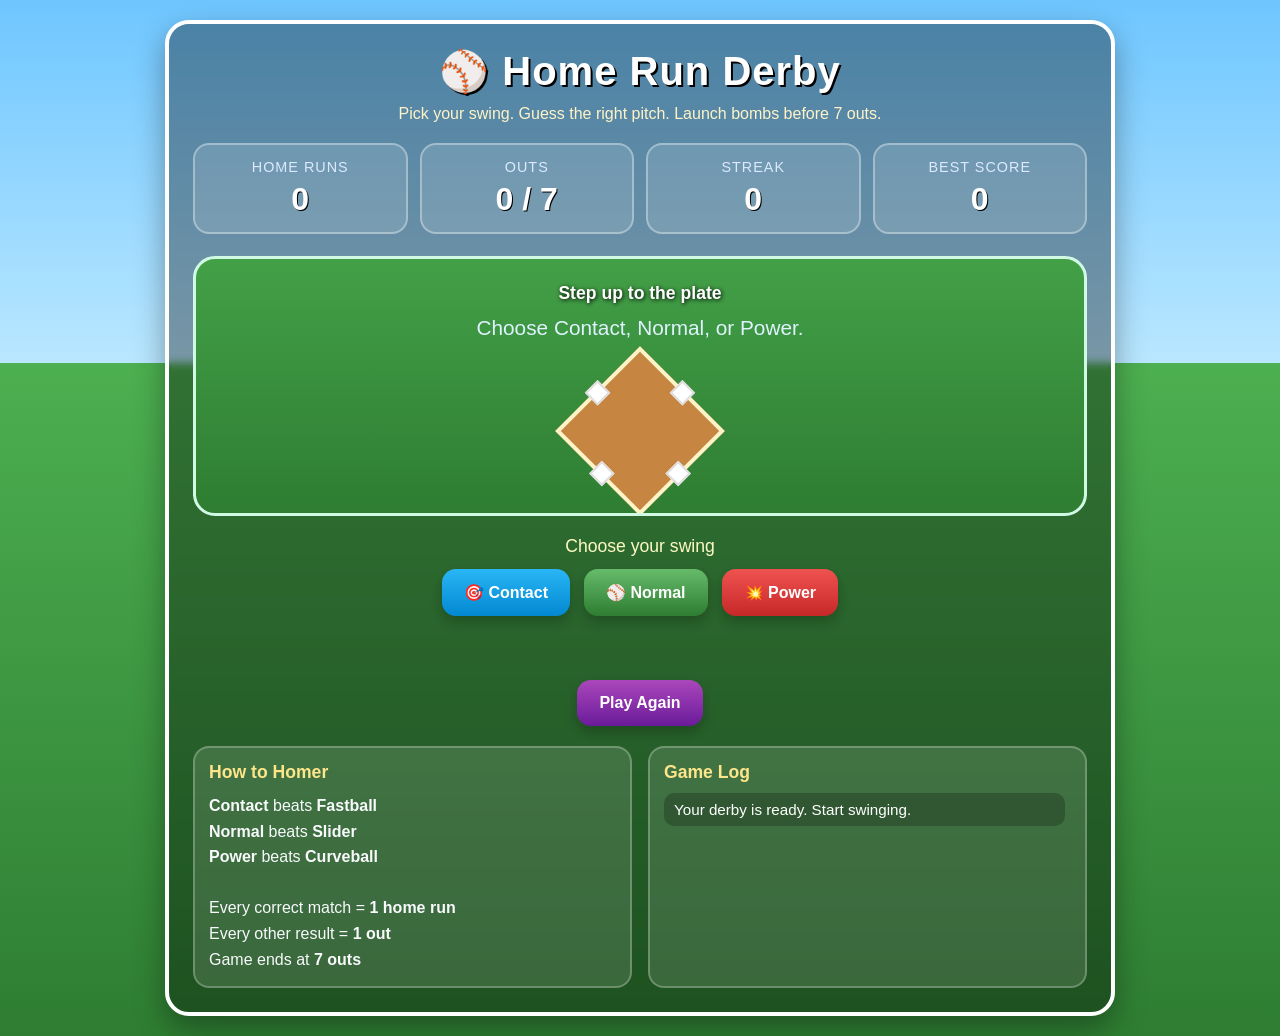
<file: app.html>
<!DOCTYPE html>
<html lang="en">
<head>
  <meta charset="UTF-8" />
  <meta name="viewport" content="width=device-width, initial-scale=1.0" />
  <title>Home Run Derby</title>
  <style>
    * {
      box-sizing: border-box;
    }

    body {
      margin: 0;
      font-family: Arial, Helvetica, sans-serif;
      background: linear-gradient(to bottom, #6ec6ff 0%, #b9e7ff 35%, #4caf50 35%, #2e7d32 100%);
      min-height: 100vh;
      color: #ffffff;
      display: flex;
      justify-content: center;
      align-items: center;
      padding: 20px;
    }

    .game {
      width: 100%;
      max-width: 950px;
      background: rgba(0, 0, 0, 0.35);
      border: 4px solid #ffffff;
      border-radius: 24px;
      padding: 24px;
      box-shadow: 0 12px 30px rgba(0, 0, 0, 0.35);
      backdrop-filter: blur(4px);
    }

    h1 {
      margin: 0 0 10px;
      text-align: center;
      font-size: 2.5rem;
      letter-spacing: 1px;
      text-shadow: 2px 2px 0 #000;
    }

    .subtitle {
      text-align: center;
      margin-bottom: 20px;
      font-size: 1rem;
      color: #fef3c7;
    }

    .scoreboard {
      display: grid;
      grid-template-columns: repeat(4, 1fr);
      gap: 12px;
      margin-bottom: 22px;
    }

    .card {
      background: rgba(255, 255, 255, 0.12);
      border: 2px solid rgba(255, 255, 255, 0.35);
      border-radius: 16px;
      padding: 14px;
      text-align: center;
    }

    .card-label {
      font-size: 0.9rem;
      color: #dbeafe;
      margin-bottom: 6px;
      text-transform: uppercase;
      letter-spacing: 1px;
    }

    .card-value {
      font-size: 2rem;
      font-weight: bold;
      text-shadow: 1px 1px 0 #000;
    }

    .field {
      position: relative;
      background: linear-gradient(to bottom, #43a047, #2e7d32);
      border: 3px solid #d1fae5;
      border-radius: 22px;
      min-height: 260px;
      margin-bottom: 20px;
      overflow: hidden;
      padding: 24px 18px;
    }

    .sky-text {
      text-align: center;
      font-size: 1.1rem;
      font-weight: bold;
      color: #ffffff;
      text-shadow: 1px 1px 4px #000;
      margin-bottom: 12px;
    }

    .diamond {
      position: absolute;
      bottom: 22px;
      left: 50%;
      transform: translateX(-50%) rotate(45deg);
      width: 120px;
      height: 120px;
      background: #c68642;
      border: 4px solid #fef3c7;
    }

    .base {
      position: absolute;
      width: 18px;
      height: 18px;
      background: #fff;
      border: 2px solid #ddd;
    }

    .base.home { bottom: -10px; left: 50px; }
    .base.first { top: 50px; right: -10px; }
    .base.second { top: -10px; left: 50px; }
    .base.third { top: 50px; left: -10px; }

    .pitch-display,
    .result-display {
      position: relative;
      z-index: 2;
      text-align: center;
      margin-top: 10px;
    }

    .pitch-display {
      font-size: 1.3rem;
      margin-bottom: 10px;
      color: #e0f2fe;
    }

    .result-display {
      font-size: 2.2rem;
      font-weight: bold;
      min-height: 52px;
      text-shadow: 2px 2px 0 #000;
    }

    .home-run {
      color: #ffd54f;
      animation: pop 0.35s ease;
    }

    .out {
      color: #ff8a80;
      animation: shake 0.35s ease;
    }

    .controls {
      margin-bottom: 20px;
    }

    .controls-title {
      text-align: center;
      font-size: 1.1rem;
      margin-bottom: 12px;
      color: #fef9c3;
    }

    .button-row {
      display: flex;
      justify-content: center;
      gap: 14px;
      flex-wrap: wrap;
    }

    button {
      border: none;
      border-radius: 14px;
      padding: 14px 22px;
      font-size: 1rem;
      font-weight: bold;
      cursor: pointer;
      color: white;
      transition: transform 0.15s ease, opacity 0.15s ease, box-shadow 0.15s ease;
      box-shadow: 0 6px 14px rgba(0, 0, 0, 0.25);
    }

    button:hover {
      transform: translateY(-2px) scale(1.02);
    }

    button:active {
      transform: scale(0.98);
    }

    button:disabled {
      opacity: 0.55;
      cursor: not-allowed;
      transform: none;
    }

    .contact-btn {
      background: linear-gradient(to bottom, #29b6f6, #0288d1);
    }

    .normal-btn {
      background: linear-gradient(to bottom, #66bb6a, #2e7d32);
    }

    .power-btn {
      background: linear-gradient(to bottom, #ef5350, #c62828);
    }

    .reset-btn {
      background: linear-gradient(to bottom, #ab47bc, #6a1b9a);
      display: block;
      margin: 18px auto 0;
    }

    .info-panels {
      display: grid;
      grid-template-columns: 1fr 1fr;
      gap: 16px;
    }

    .panel {
      background: rgba(255, 255, 255, 0.12);
      border: 2px solid rgba(255, 255, 255, 0.25);
      border-radius: 16px;
      padding: 14px;
    }

    .panel h2 {
      margin-top: 0;
      margin-bottom: 10px;
      font-size: 1.1rem;
      color: #fde68a;
    }

    .rules {
      line-height: 1.6;
      color: #f8fafc;
    }

    .log {
      max-height: 180px;
      overflow-y: auto;
      padding-right: 6px;
    }

    .log-entry {
      background: rgba(0, 0, 0, 0.22);
      border-radius: 10px;
      padding: 8px 10px;
      margin-bottom: 8px;
      font-size: 0.95rem;
      color: #ffffff;
    }

    .final-message {
      text-align: center;
      font-size: 1.4rem;
      font-weight: bold;
      color: #fff59d;
      margin-top: 12px;
      min-height: 34px;
      text-shadow: 1px 1px 2px #000;
    }

    @keyframes pop {
      0% { transform: scale(0.8); }
      50% { transform: scale(1.15); }
      100% { transform: scale(1); }
    }

    @keyframes shake {
      0% { transform: translateX(0); }
      25% { transform: translateX(-6px); }
      50% { transform: translateX(6px); }
      75% { transform: translateX(-4px); }
      100% { transform: translateX(0); }
    }

    @media (max-width: 700px) {
      .scoreboard,
      .info-panels {
        grid-template-columns: 1fr 1fr;
      }

      h1 {
        font-size: 2rem;
      }

      .result-display {
        font-size: 1.8rem;
      }
    }

    @media (max-width: 520px) {
      .scoreboard,
      .info-panels {
        grid-template-columns: 1fr;
      }

      .button-row {
        flex-direction: column;
      }

      button {
        width: 100%;
      }
    }
  </style>
</head>
<body>
  <div class="game">
    <h1>⚾ Home Run Derby</h1>
    <div class="subtitle">Pick your swing. Guess the right pitch. Launch bombs before 7 outs.</div>

    <div class="scoreboard">
      <div class="card">
        <div class="card-label">Home Runs</div>
        <div class="card-value" id="score">0</div>
      </div>
      <div class="card">
        <div class="card-label">Outs</div>
        <div class="card-value" id="outs">0 / 7</div>
      </div>
      <div class="card">
        <div class="card-label">Streak</div>
        <div class="card-value" id="streak">0</div>
      </div>
      <div class="card">
        <div class="card-label">Best Score</div>
        <div class="card-value" id="bestScore">0</div>
      </div>
    </div>

    <div class="field">
      <div class="sky-text">Step up to the plate</div>

      <div class="pitch-display" id="pitchDisplay">Choose Contact, Normal, or Power.</div>
      <div class="result-display" id="resultDisplay"></div>

      <div class="diamond">
        <div class="base home"></div>
        <div class="base first"></div>
        <div class="base second"></div>
        <div class="base third"></div>
      </div>
    </div>

    <div class="controls">
      <div class="controls-title">Choose your swing</div>
      <div class="button-row">
        <button class="contact-btn swing-btn" onclick="playRound('contact')">🎯 Contact</button>
        <button class="normal-btn swing-btn" onclick="playRound('normal')">⚾ Normal</button>
        <button class="power-btn swing-btn" onclick="playRound('power')">💥 Power</button>
      </div>
      <div class="final-message" id="finalMessage"></div>
      <button class="reset-btn" onclick="resetGame()">Play Again</button>
    </div>

    <div class="info-panels">
      <div class="panel">
        <h2>How to Homer</h2>
        <div class="rules">
          <strong>Contact</strong> beats <strong>Fastball</strong><br>
          <strong>Normal</strong> beats <strong>Slider</strong><br>
          <strong>Power</strong> beats <strong>Curveball</strong><br><br>
          Every correct match = <strong>1 home run</strong><br>
          Every other result = <strong>1 out</strong><br>
          Game ends at <strong>7 outs</strong>
        </div>
      </div>

      <div class="panel">
        <h2>Game Log</h2>
        <div class="log" id="log">
          <div class="log-entry">Your derby is ready. Start swinging.</div>
        </div>
      </div>
    </div>
  </div>

  <script>
    let score = 0;
    let outs = 0;
    let streak = 0;
    let bestScore = 0;
    const maxOuts = 7;

    const pitches = ["fastball", "slider", "curveball"];

    function getCpuPitch() {
      return pitches[Math.floor(Math.random() * pitches.length)];
    }

    function capitalize(word) {
      return word.charAt(0).toUpperCase() + word.slice(1);
    }

    function addLog(message) {
      const log = document.getElementById("log");
      const entry = document.createElement("div");
      entry.className = "log-entry";
      entry.textContent = message;
      log.prepend(entry);
    }

    function updateDisplay() {
      document.getElementById("score").textContent = score;
      document.getElementById("outs").textContent = `${outs} / ${maxOuts}`;
      document.getElementById("streak").textContent = streak;
      document.getElementById("bestScore").textContent = bestScore;
    }

    function endGame() {
      document.getElementById("finalMessage").textContent =
        `Game Over! Final Score: ${score} home run${score === 1 ? "" : "s"}!`;
      document.querySelectorAll(".swing-btn").forEach(btn => btn.disabled = true);
    }

    function playRound(hitType) {
      if (outs >= maxOuts) return;

      const cpuPitch = getCpuPitch();
      const pitchDisplay = document.getElementById("pitchDisplay");
      const resultDisplay = document.getElementById("resultDisplay");

      pitchDisplay.innerHTML = `You chose <strong>${capitalize(hitType)}</strong>. CPU threw <strong>${capitalize(cpuPitch)}</strong>.`;

      const isHomeRun =
        (hitType === "contact" && cpuPitch === "fastball") ||
        (hitType === "normal" && cpuPitch === "slider") ||
        (hitType === "power" && cpuPitch === "curveball");

      if (isHomeRun) {
        score++;
        streak++;
        if (score > bestScore) bestScore = score;

        resultDisplay.textContent = "HOME RUN! 🚀";
        resultDisplay.className = "result-display home-run";
        addLog(`${capitalize(hitType)} vs ${capitalize(cpuPitch)} — HOME RUN`);
      } else {
        outs++;
        streak = 0;

        resultDisplay.textContent = "OUT! ❌";
        resultDisplay.className = "result-display out";
        addLog(`${capitalize(hitType)} vs ${capitalize(cpuPitch)} — OUT`);
      }

      updateDisplay();

      if (outs >= maxOuts) {
        endGame();
      }
    }

    function resetGame() {
      if (score > bestScore) bestScore = score;

      score = 0;
      outs = 0;
      streak = 0;

      document.getElementById("pitchDisplay").textContent = "Choose Contact, Normal, or Power.";
      document.getElementById("resultDisplay").textContent = "";
      document.getElementById("resultDisplay").className = "result-display";
      document.getElementById("finalMessage").textContent = "";
      document.getElementById("log").innerHTML = '<div class="log-entry">New derby started. Start swinging.</div>';

      document.querySelectorAll(".swing-btn").forEach(btn => btn.disabled = false);

      updateDisplay();
    }

    updateDisplay();
  </script>
</body>
</html>
</file>
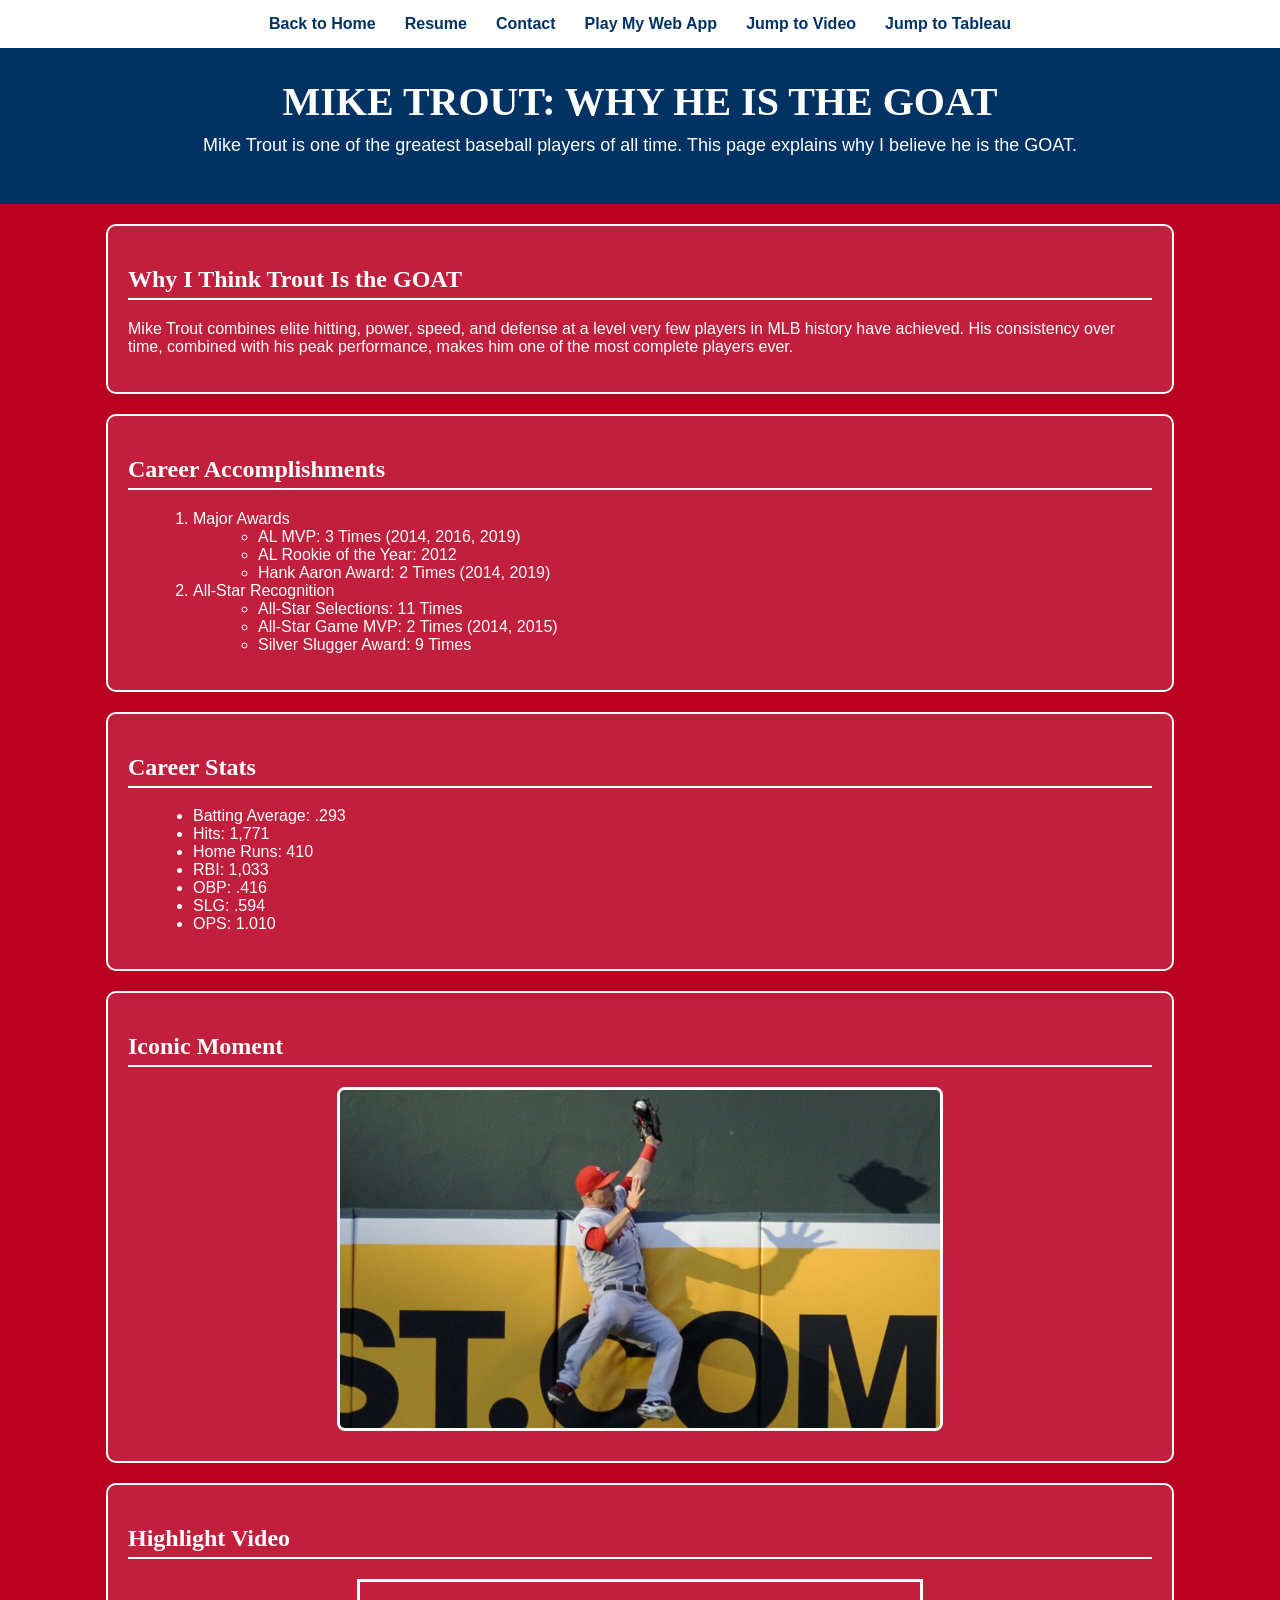
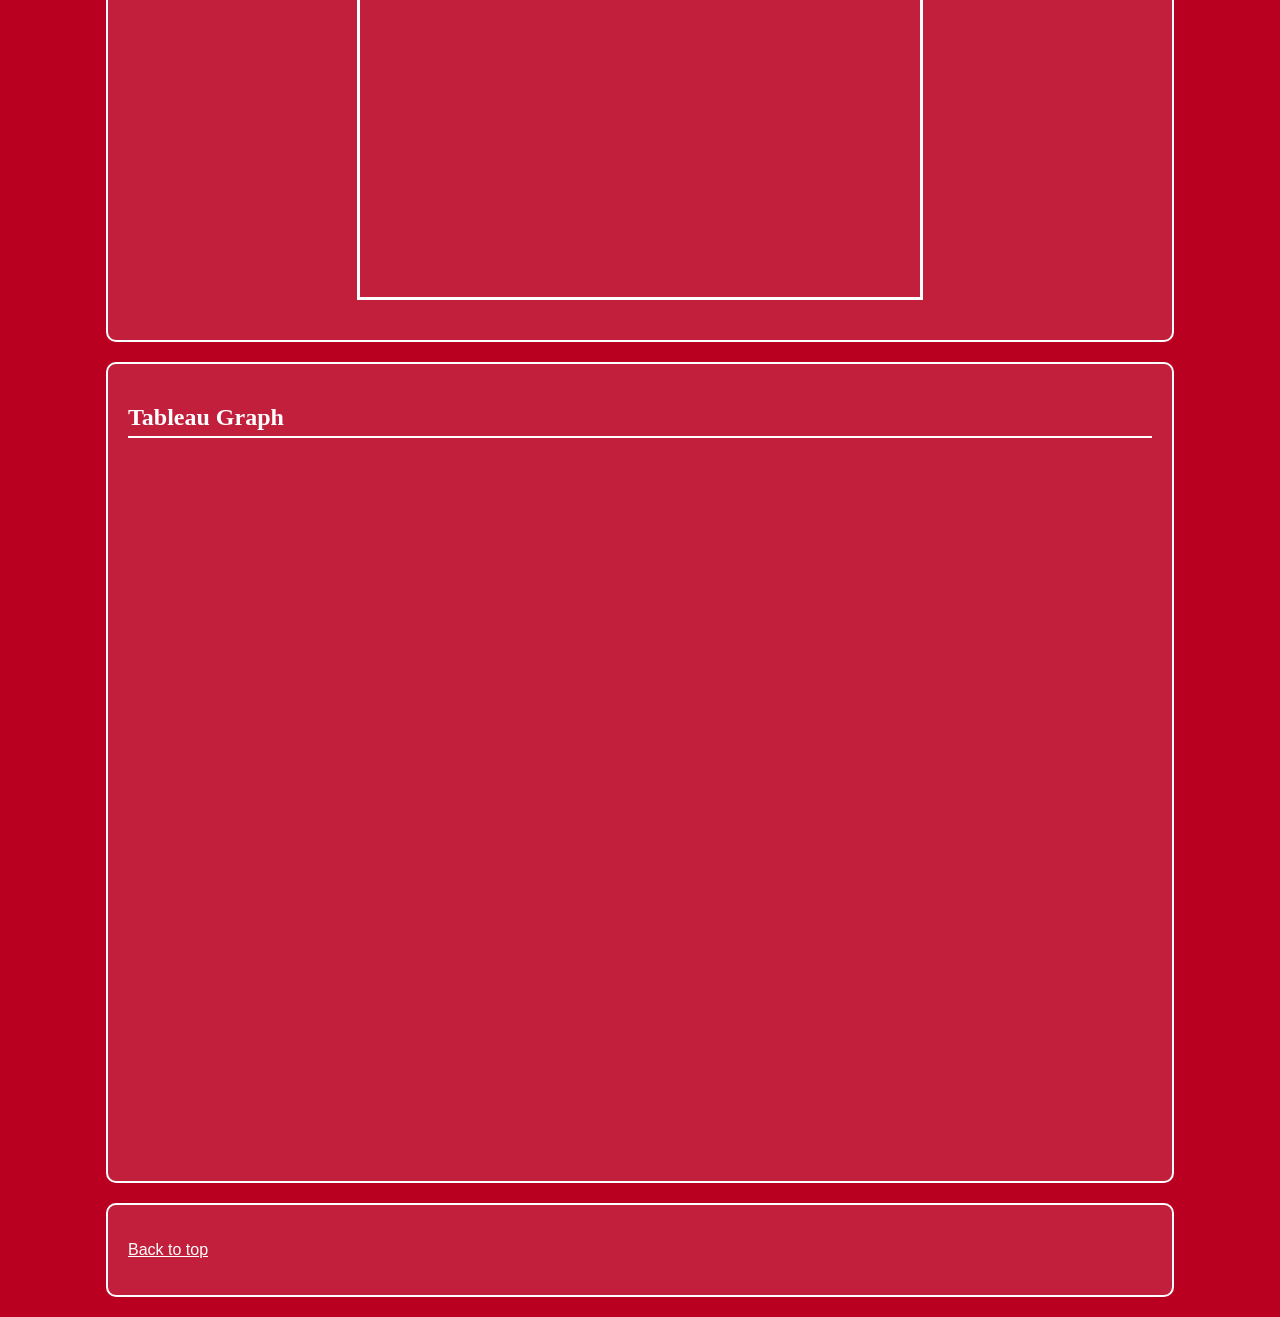
<file: fromScratch.html>
<!DOCTYPE html>
<html lang="en">
<head>
    <meta charset="UTF-8">
    <meta name="viewport" content="width=device-width, initial-scale=1.0">
    <title>Mike Trout: Why He Is the GOAT</title>
    <link rel="stylesheet" href="css/myStyles.css">
</head>

<body class="scratch-page">

    <div class="nav-box">
        <a href="index.html">Back to Home</a> |
        <a href="resume.html">Resume</a> |
        <a href="contact.html">Contact</a> |
        <a href="app.html">Play My Web App</a> |
        <a href="#video">Jump to Video</a> |
        <a href="#tableau">Jump to Tableau</a>
    </div>

    <div class="header">
        <h1 id="top">Mike Trout: Why He Is the GOAT</h1>
        <p class="intro">
            Mike Trout is one of the greatest baseball players of all time. This page explains why I believe he is the GOAT.
        </p>
    </div>

    <div class="content-box">
        <h2>Why I Think Trout Is the GOAT</h2>
        <p>
            Mike Trout combines elite hitting, power, speed, and defense at a level very few players in MLB history have achieved.
            His consistency over time, combined with his peak performance, makes him one of the most complete players ever.
        </p>
    </div>

    <div class="content-box">
        <h2>Career Accomplishments</h2>
        <ol>
            <li>Major Awards
                <ul>
                    <li>AL MVP: 3 Times (2014, 2016, 2019)</li>
                    <li>AL Rookie of the Year: 2012</li>
                    <li>Hank Aaron Award: 2 Times (2014, 2019)</li>
                </ul>
            </li>
            <li>All-Star Recognition
                <ul>
                    <li>All-Star Selections: 11 Times</li>
                    <li>All-Star Game MVP: 2 Times (2014, 2015)</li>
                    <li>Silver Slugger Award: 9 Times</li>
                </ul>
            </li>
        </ol>
    </div>

    <div class="content-box">
        <h2>Career Stats</h2>
        <ul>
            <li>Batting Average: .293</li>
            <li>Hits: 1,771</li>
            <li>Home Runs: 410</li>
            <li>RBI: 1,033</li>
            <li>OBP: .416</li>
            <li>SLG: .594</li>
            <li>OPS: 1.010</li>
        </ul>
    </div>

    <div class="content-box">
        <h2>Iconic Moment</h2>
        <img src="assets/img/Trout.jpeg" alt="Mike Trout making a play" class="main-image">
    </div>

    <div class="content-box" id="video">
    <h2>Highlight Video</h2>
    <iframe width="560" height="315" 
        src="https://www.youtube.com/embed/RRUhNvwhL18" 
        title="Mike Trout Highlights" 
        frameborder="0" 
        allow="accelerometer; autoplay; clipboard-write; encrypted-media; gyroscope; picture-in-picture" 
        allowfullscreen>
    </iframe>
    </div>

    <div class="content-box" id="tableau">
        <h2>Tableau Graph</h2>

        <div class="tableauPlaceholder" id="viz1744930000000">
            <noscript>
                <img src="https://public.tableau.com/static/images/Wh/WhyMikeTrout1inMLB/Result/1_rss.png" alt="Tableau Visualization">
            </noscript>
            <object class="tableauViz">
                <param name="host_url" value="https://public.tableau.com/" />
                <param name="embed_code_version" value="3" />
                <param name="site_root" value="" />
                <param name="name" value="WhyMikeTrout1inMLB/Result" />
                <param name="tabs" value="no" />
                <param name="toolbar" value="yes" />
                <param name="showVizHome" value="no" />
            </object>
        </div>

        <script type="text/javascript">
            var divElement = document.getElementById("viz1744930000000");
            var vizElement = divElement.getElementsByTagName("object")[0];
            vizElement.style.width = "100%";
            vizElement.style.height = "700px";
            var scriptElement = document.createElement("script");
            scriptElement.src = "https://public.tableau.com/javascripts/api/viz_v1.js";
            vizElement.parentNode.insertBefore(scriptElement, vizElement);
        </script>
    </div>

    <div class="content-box">
        <p><a href="#top">Back to top</a></p>
    </div>

</body>
</html>
</file>
<file: css/myStyles.css>
.scratch-page {
    background-color: #ba0021;
    font-family: Arial, Helvetica, sans-serif;
    color: white;
    margin: 0;
}

.scratch-page .header {
    background-color: #003263;
    text-align: center;
    padding: 30px;
}

.scratch-page .header h1 {
    font-family: Georgia, serif;
    font-size: 40px;
    text-transform: uppercase;
    margin: 0;
}

.scratch-page .intro {
    margin-top: 10px;
    font-size: 18px;
}

.scratch-page .nav-box {
    background-color: white;
    text-align: center;
    padding: 15px;
}

.scratch-page .nav-box a {
    color: #003263;
    margin: 0 8px;
    text-decoration: none;
    font-weight: bold;
}

.scratch-page .nav-box a:hover {
    text-decoration: underline;
}

.scratch-page .content-box {
    background-color: rgba(255, 255, 255, 0.12);
    border: 2px solid white;
    margin: 20px auto;
    padding: 20px;
    width: 80%;
    border-radius: 10px;
}

.scratch-page h2 {
    font-family: Georgia, serif;
    border-bottom: 2px solid white;
    padding-bottom: 5px;
}

.scratch-page .main-image {
    width: 600px;
    max-width: 100%;
    display: block;
    margin: 10px auto;
    border: 3px solid white;
    border-radius: 8px;
}

.scratch-page iframe {
    display: block;
    margin: 20px auto;
    max-width: 100%;
    border: 3px solid white;
}

.scratch-page a {
    color: white;
}

.scratch-page ol,
.scratch-page ul {
    margin-left: 25px;
}
</file>
